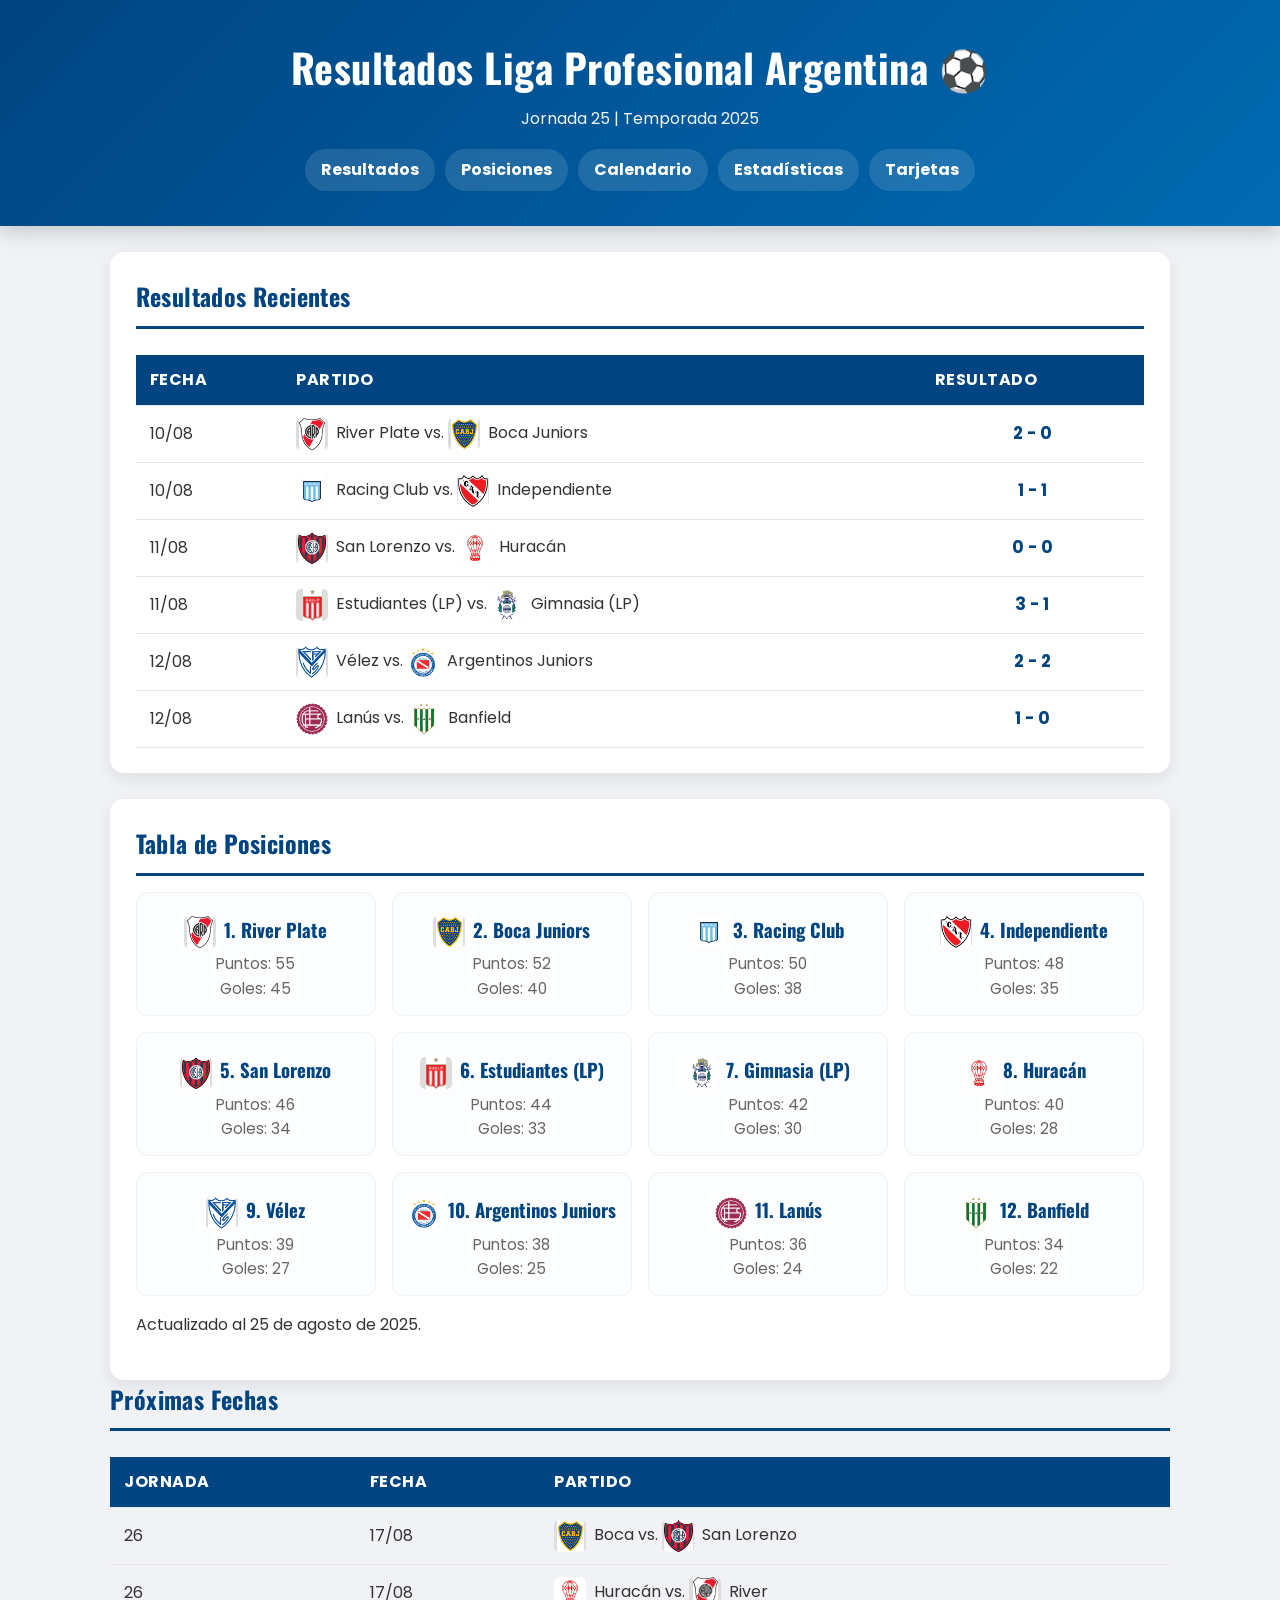
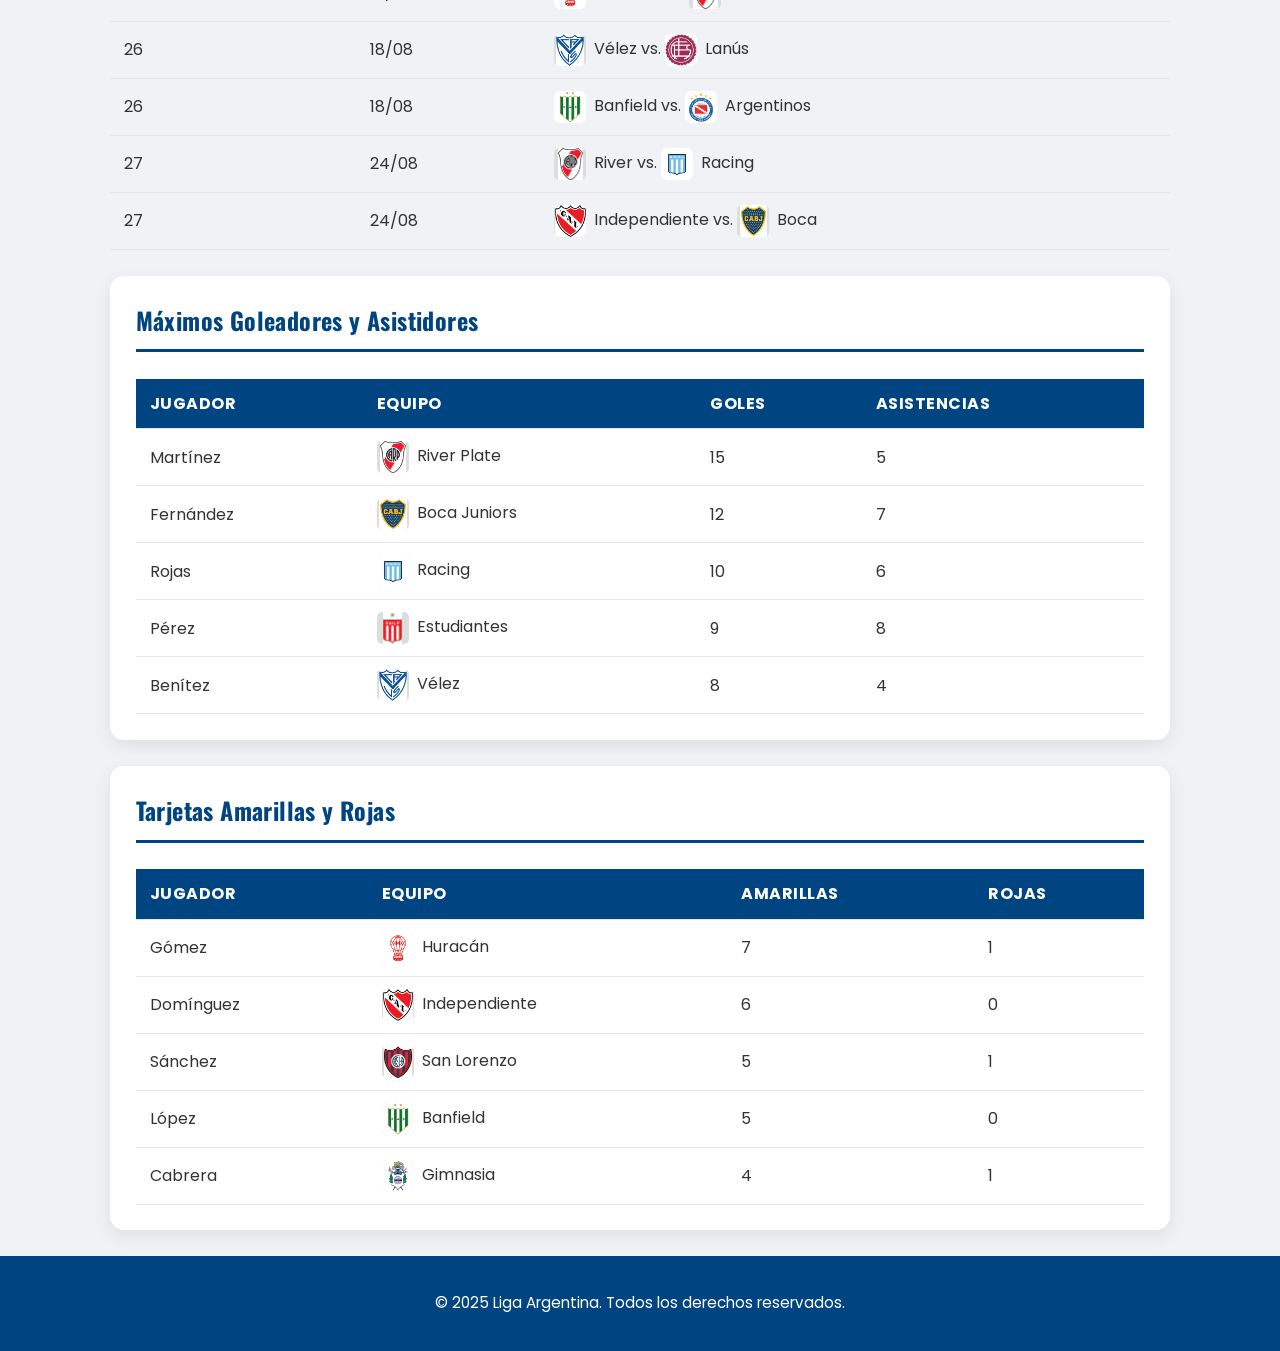
<file: Resultados.html>
<!DOCTYPE html>
<html lang="es">
<head>
    <meta charset="UTF-8">
    <meta name="viewport" content="width=device-width, initial-scale=1.0">
    <title>Resultados Liga Argentina</title>
    <link rel="stylesheet" href="Resultados.css">
</head>
<body>

 
    <header class="header">
        <div class="container">
            <h1>Resultados Liga Profesional Argentina ⚽</h1>
            <p>Jornada 25 | Temporada 2025</p>
            <nav class="main-nav">
                <ul>
                    <li><a href="#resultados">Resultados</a></li>
                    <li><a href="#posiciones">Posiciones</a></li>
                    <li><a href="#calendario">Calendario</a></li>
                    <li><a href="#goleadores">Estadísticas</a></li>
                    <li><a href="#disciplinas">Tarjetas</a></li>
                </ul>
            </nav>
        </div>
    </header>

   
    <main class="container">

   
        <section id="resultados" class="results-section">
            <h2>Resultados Recientes</h2>
            <div class="table-container">
                <table>
                    <thead>
                        <tr>
                            <th>Fecha</th>
                            <th>Partido</th>
                            <th>Resultado</th>
                        </tr>
                    </thead>
                    <tbody>
                        <tr>
                            <td>10/08</td>
                            <td><img src="river.png" class="team-logo">River Plate vs. <img src="boca.png" class="team-logo">Boca Juniors</td>
                            <td class="score">2 - 0</td>
                        </tr>
                        <tr>
                            <td>10/08</td>
                            <td><img src="racing.png" class="team-logo">Racing Club vs. <img src="rojo.png" class="team-logo">Independiente</td>
                            <td class="score">1 - 1</td>
                        </tr>
                        <tr>
                            <td>11/08</td>
                            <td><img src="sanlo.png" class="team-logo">San Lorenzo vs. <img src="globo.jpg" class="team-logo">Huracán</td>
                            <td class="score">0 - 0</td>
                        </tr>
                        <tr>
                            <td>11/08</td>
                            <td><img src="estu.png" class="team-logo">Estudiantes (LP) vs. <img src="gim.png" class="team-logo">Gimnasia (LP)</td>
                            <td class="score">3 - 1</td>
                        </tr>
                        <tr>
                            <td>12/08</td>
                            <td><img src="velez.png" class="team-logo">Vélez vs. <img src="arg.png" class="team-logo">Argentinos Juniors</td>
                            <td class="score">2 - 2</td>
                        </tr>
                        <tr>
                            <td>12/08</td>
                            <td><img src="lanus.png" class="team-logo">Lanús vs. <img src="ban.png" class="team-logo">Banfield</td>
                            <td class="score">1 - 0</td>
                        </tr>
                    </tbody>
                </table>
            </div>
        </section>

     
        <section id="posiciones" class="standings-section">
            <h2>Tabla de Posiciones</h2>
            <div class="standings-grid">
                <div class="team-card"><h3><img src="river.png" class="team-logo">1. River Plate</h3><p>Puntos: 55</p><p>Goles: 45</p></div>
                <div class="team-card"><h3><img src="boca.png" class="team-logo">2. Boca Juniors</h3><p>Puntos: 52</p><p>Goles: 40</p></div>
                <div class="team-card"><h3><img src="racing.png" class="team-logo">3. Racing Club</h3><p>Puntos: 50</p><p>Goles: 38</p></div>
                <div class="team-card"><h3><img src="rojo.png" class="team-logo">4. Independiente</h3><p>Puntos: 48</p><p>Goles: 35</p></div>
                <div class="team-card"><h3><img src="sanlo.png" class="team-logo">5. San Lorenzo</h3><p>Puntos: 46</p><p>Goles: 34</p></div>
                <div class="team-card"><h3><img src="estu.png" class="team-logo">6. Estudiantes (LP)</h3><p>Puntos: 44</p><p>Goles: 33</p></div>
                <div class="team-card"><h3><img src="gim.png" class="team-logo">7. Gimnasia (LP)</h3><p>Puntos: 42</p><p>Goles: 30</p></div>
                <div class="team-card"><h3><img src="globo.jpg" class="team-logo">8. Huracán</h3><p>Puntos: 40</p><p>Goles: 28</p></div>
                <div class="team-card"><h3><img src="velez.png" class="team-logo">9. Vélez</h3><p>Puntos: 39</p><p>Goles: 27</p></div>
                <div class="team-card"><h3><img src="arg.png" class="team-logo">10. Argentinos Juniors</h3><p>Puntos: 38</p><p>Goles: 25</p></div>
                <div class="team-card"><h3><img src="lanus.png" class="team-logo">11. Lanús</h3><p>Puntos: 36</p><p>Goles: 24</p></div>
                <div class="team-card"><h3><img src="ban.png" class="team-logo">12. Banfield</h3><p>Puntos: 34</p><p>Goles: 22</p></div>
            </div>
            <p class="disclaimer">Actualizado al 25 de agosto de 2025.</p>
        </section>
        
       
        <section id="calendario" class="calendario-section">
            <h2>Próximas Fechas</h2>
            <div class="table-container">
                <table>
                    <thead>
                        <tr>
                            <th>Jornada</th>
                            <th>Fecha</th>
                            <th>Partido</th>
                        </tr>
                    </thead>
                    <tbody>
                        <tr><td>26</td><td>17/08</td><td><img src="boca.png" class="team-logo">Boca vs. <img src="sanlo.png" class="team-logo">San Lorenzo</td></tr>
                        <tr><td>26</td><td>17/08</td><td><img src="globo.jpg" class="team-logo">Huracán vs. <img src="river.png" class="team-logo">River</td></tr>
                        <tr><td>26</td><td>18/08</td><td><img src="velez.png" class="team-logo">Vélez vs. <img src="lanus.png" class="team-logo">Lanús</td></tr>
                        <tr><td>26</td><td>18/08</td><td><img src="ban.png" class="team-logo">Banfield vs. <img src="arg.png" class="team-logo">Argentinos</td></tr>
                        <tr><td>27</td><td>24/08</td><td><img src="river.png" class="team-logo">River vs. <img src="racing.png" class="team-logo">Racing</td></tr>
                        <tr><td>27</td><td>24/08</td><td><img src="rojo.png" class="team-logo">Independiente vs. <img src="boca.png" class="team-logo">Boca</td></tr>
                    </tbody>
                </table>
            </div>
        </section>

       
        <section id="goleadores" class="results-section">
            <h2>Máximos Goleadores y Asistidores</h2>
            <div class="table-container">
                <table>
                    <thead>
                        <tr>
                            <th>Jugador</th>
                            <th>Equipo</th>
                            <th>Goles</th>
                            <th>Asistencias</th>
                        </tr>
                    </thead>
                    <tbody>
                        <tr><td>Martínez</td><td><img src="river.png" class="team-logo">River Plate</td><td>15</td><td>5</td></tr>
                        <tr><td>Fernández</td><td><img src="boca.png" class="team-logo">Boca Juniors</td><td>12</td><td>7</td></tr>
                        <tr><td>Rojas</td><td><img src="racing.png" class="team-logo">Racing</td><td>10</td><td>6</td></tr>
                        <tr><td>Pérez</td><td><img src="estu.png" class="team-logo">Estudiantes</td><td>9</td><td>8</td></tr>
                        <tr><td>Benítez</td><td><img src="velez.png" class="team-logo">Vélez</td><td>8</td><td>4</td></tr>
                    </tbody>
                </table>
            </div>
        </section>

     
        <section id="disciplinas" class="standings-section">
            <h2>Tarjetas Amarillas y Rojas</h2>
            <div class="table-container">
                <table>
                    <thead>
                        <tr>
                            <th>Jugador</th>
                            <th>Equipo</th>
                            <th>Amarillas</th>
                            <th>Rojas</th>
                        </tr>
                    </thead>
                    <tbody>
                        <tr><td>Gómez</td><td><img src="globo.jpg" class="team-logo">Huracán</td><td>7</td><td>1</td></tr>
                        <tr><td>Domínguez</td><td><img src="rojo.png" class="team-logo">Independiente</td><td>6</td><td>0</td></tr>
                        <tr><td>Sánchez</td><td><img src="sanlo.png" class="team-logo">San Lorenzo</td><td>5</td><td>1</td></tr>
                        <tr><td>López</td><td><img src="ban.png" class="team-logo">Banfield</td><td>5</td><td>0</td></tr>
                        <tr><td>Cabrera</td><td><img src="gim.png" class="team-logo">Gimnasia</td><td>4</td><td>1</td></tr>
                    </tbody>
                </table>
            </div>
        </section>

    </main>

    <footer class="footer">
        <div class="container">
            <p>&copy; 2025 Liga Argentina. Todos los derechos reservados.</p>
        </div>
    </footer>

</body>
</html>
</file>
<file: Resultados.css>
@import url('https://fonts.googleapis.com/css2?family=Oswald:wght@400;600&family=Poppins:wght@300;500;700&display=swap');

:root{
  --primary:#004481;
  --primary-2:#006bb3;
  --bg:#f0f2f5;
  --text:#333;
  --panel:#ffffff;
  --panel-shadow:0 6px 18px rgba(0,0,0,.08);
  --muted:#666;
  --line:#e6e6e6;
  --accent:#d4af37;
}

*{box-sizing:border-box}
html{scroll-behavior:smooth}
body{
  margin:0;
  font-family:'Poppins',sans-serif;
  color:var(--text);
  background:var(--bg);
  line-height:1.6;
  -webkit-font-smoothing:antialiased;
  -moz-osx-font-smoothing:grayscale;
}
img{max-width:100%;display:inline-block}

/* layout */
.container{max-width:1100px;margin:0 auto;padding:0 20px}
.header{
  background:linear-gradient(135deg,var(--primary),var(--primary-2));
  color:#fff;padding:2.2rem 0;text-align:center;box-shadow:0 6px 20px rgba(0,0,0,.18)
}
.header h1{margin:0;font-size:2.5rem;font-family:'Oswald',sans-serif;letter-spacing:.5px}
.header p{margin:.4rem 0 0;opacity:.95}

/* nav */
.main-nav{margin-top:18px}
.main-nav ul{list-style:none;margin:0;padding:0;display:flex;flex-wrap:wrap;justify-content:center;gap:10px}
.main-nav a{display:inline-block;color:#fff;text-decoration:none;font-weight:700;padding:8px 16px;border-radius:999px;background:rgba(255,255,255,.12);transition:transform .18s ease,background .2s ease}
.main-nav a:hover{background:#fff;color:var(--primary);transform:translateY(-2px)}

/* sections / cards */
.results-section,.standings-section{background:var(--panel);margin-top:1.6rem;padding:1.6rem;border-radius:14px;box-shadow:var(--panel-shadow)}
h2{margin:0 0 .65rem;color:var(--primary);font-family:'Oswald',sans-serif;border-bottom:3px solid var(--primary);padding-bottom:10px;letter-spacing:.4px}
.table-container{overflow-x:auto}
.table-container::-webkit-scrollbar{height:10px}
.table-container::-webkit-scrollbar-thumb{background:#d1d5db;border-radius:999px}

/* tables */
table{width:100%;border-collapse:collapse;margin-top:1rem}
th,td{padding:12px 14px;text-align:left;border-bottom:1px solid var(--line)}
thead tr{background:var(--primary);color:#fff;text-transform:uppercase;letter-spacing:.5px}
tbody tr{transition:background .18s ease}
tbody tr:hover{background:#fbfcff}
.score{font-weight:700;text-align:center;color:var(--primary);font-size:1.05rem}

/* team logo small */
.team-logo{width:24px;height:24px;object-fit:contain;vertical-align:middle;margin-right:8px}

/* standings grid / team cards */
.standings-grid{display:grid;grid-template-columns:repeat(auto-fit,minmax(220px,1fr));gap:16px;margin-top:1rem}
.team-card{
  background:#fcfdff;border:1px solid #eef2f5;border-radius:12px;padding:14px;text-align:center;
  transition:transform .22s ease,box-shadow .22s ease,filter .22s ease;cursor:pointer;
}
.team-card:hover{transform:translateY(-6px);box-shadow:0 10px 26px rgba(0,0,0,.09);filter:brightness(1.02)}
.team-card h3{margin:8px 0 4px;color:var(--primary);font-family:'Oswald',sans-serif}
.team-card p{margin:0;color:var(--muted);font-size:.95rem}
.team-logo.large{width:56px;height:56px;margin:0 auto 8px;display:block}

/* news */
.news-grid{display:grid;grid-template-columns:repeat(auto-fit,minmax(260px,1fr));gap:16px;margin-top:1rem}
.news-card{background:#fff;border-radius:12px;overflow:hidden;box-shadow:var(--panel-shadow);transition:transform .18s ease,box-shadow .18s ease}
.news-card:hover{transform:translateY(-6px);box-shadow:0 12px 30px rgba(0,0,0,.12)}
.news-card img{width:100%;height:140px;object-fit:cover}
.news-card h3{margin:.8rem 1rem 0;color:var(--primary)}
.news-card p{margin:.25rem 1rem 0;color:var(--muted);font-size:.95rem;padding-bottom:.8rem}
.news-card small.muted{display:block;margin:0 1rem 1rem;color:#9aa2ad;font-size:.82rem}

/* stats */
.stats-list{list-style:none;padding:0;margin-top:1rem}
.stats-list li{background:#f8f9fa;border:1px solid #e6e9ee;border-radius:10px;margin-bottom:10px;padding:10px 15px;font-weight:600;display:flex;align-items:center;justify-content:space-between}
.stats-list strong{color:var(--primary)}

/* zone tabs */
.zone-tabs{display:flex;gap:8px;margin:12px 0 8px}
.zone-btn{background:#f3f6f9;border:1px solid #e6e9ee;padding:8px 12px;border-radius:10px;cursor:pointer;font-weight:700;color:var(--primary);transition:all .18s ease}
.zone-btn.active{background:linear-gradient(90deg,var(--primary),var(--primary-2));color:#fff;box-shadow:0 8px 20px rgba(0,0,0,.08)}

/* button top */
#btnTop{position:fixed;bottom:22px;right:22px;background:var(--primary);color:#fff;border:none;border-radius:50%;width:46px;height:46px;font-size:1.3rem;cursor:pointer;box-shadow:0 6px 18px rgba(0,0,0,.18);opacity:0;pointer-events:none;transition:opacity .25s ease}
#btnTop.show{opacity:1;pointer-events:auto}
#btnTop:hover{background:var(--primary-2)}

/* fade-in */
.fade{opacity:0;transform:translateY(20px);transition:all .6s ease}
.visible{opacity:1;transform:translateY(0)}

/* modal */
.modal{position:fixed;inset:0;display:flex;align-items:center;justify-content:center;background:rgba(15,23,42,.45);opacity:0;pointer-events:none;transition:opacity .22s ease}
.modal[aria-hidden="false"]{opacity:1;pointer-events:auto}
.modal-inner{background:#fff;border-radius:12px;max-width:620px;width:94%;padding:18px;box-shadow:0 30px 60px rgba(2,6,23,.45);position:relative}
.modal-logo{width:72px;height:72px;object-fit:contain;display:block;margin:4px auto}
.modal-close{position:absolute;right:12px;top:12px;border:none;background:transparent;font-size:20px;cursor:pointer;color:#667085}
.modal-content h3{margin:6px 0 6px;color:var(--primary);text-align:center}
.modal-content p{margin:0 0 10px;color:var(--muted);text-align:center}
.team-stats{list-style:none;padding:0;margin:0 0 6px}
.team-stats li{padding:6px 0;border-bottom:1px dashed #eef2f5;color:#333;font-weight:600}

/* footer */
.footer{background:var(--primary);color:#fff;text-align:center;padding:1.25rem 0;margin-top:1.6rem;font-size:.95rem}

/* responsive tweaks */
@media (max-width:720px){
  .header h1{font-size:1.6rem}
  .team-logo.large{width:48px;height:48px}
  th,td{padding:10px}
}

.modal {
  position: fixed;
  inset: 0;
  background: rgba(0,0,0,0.65);
  display: flex;
  justify-content: center;
  align-items: center;
  z-index: 999;
}

.modal[aria-hidden="true"] {
  display: none;
}

.modal-content {
  background: white;
  padding: 25px;
  width: 90%;
  max-width: 420px;
  border-radius: 10px;
  text-align: center;
  position: relative;
}

.modal-close {
  position: absolute;
  right: 15px;
  top: 15px;
  font-size: 20px;
  cursor: pointer;
}

.modal-logo {
  width: 110px;
  height: 110px;
  object-fit: contain;
  margin-bottom: 10px;
}

.team-logo {
  width: 32px;
  height: 32px;
  object-fit: contain;
  background: #ddd;
  border-radius: 5px;
}

.team-logo.large {
  width: 70px;
  height: 70px;
  background: #eee;
}
</file>
